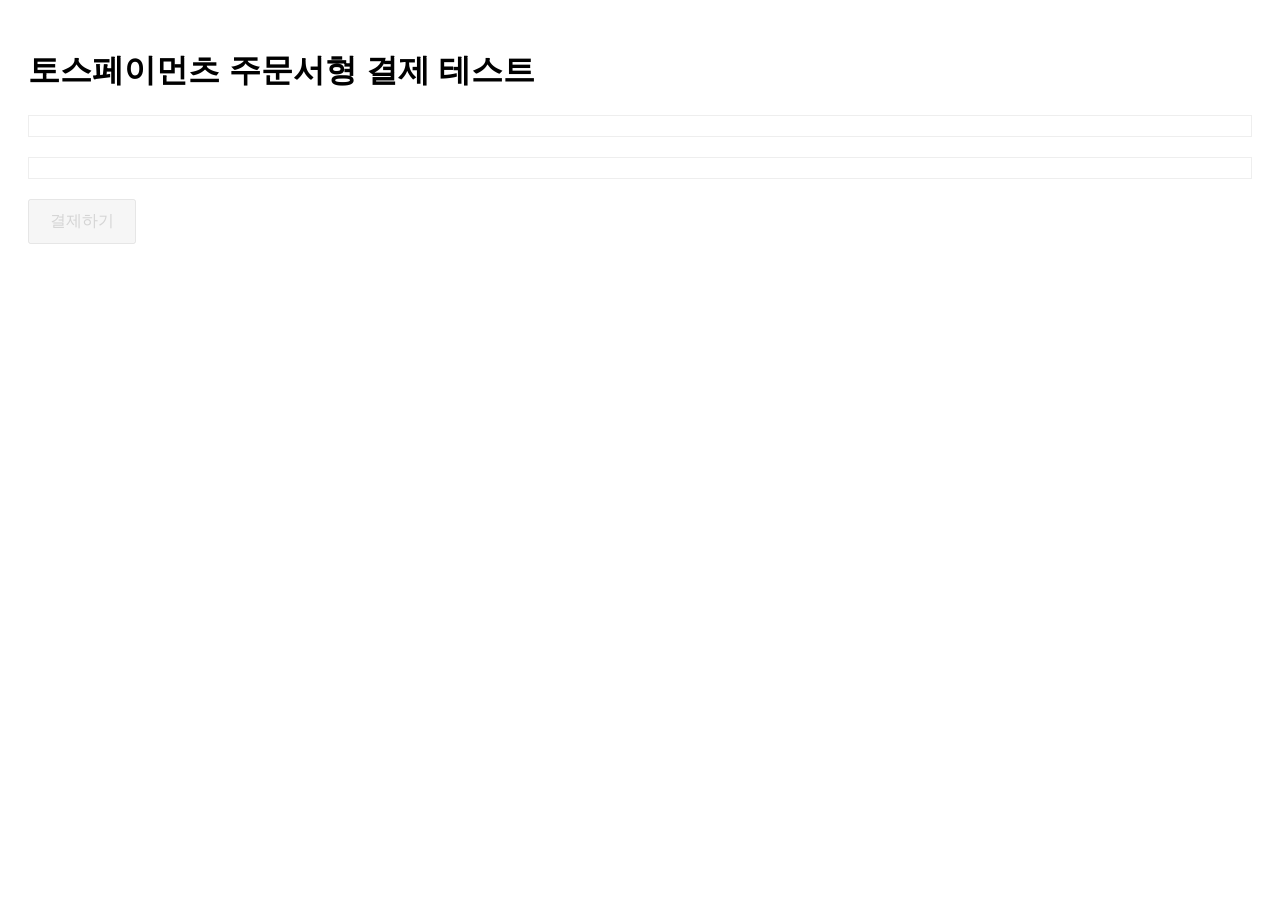
<file: week05/toss/index.html>
<!DOCTYPE html>
<html lang="ko">
<head>
    <meta charset="UTF-8">
    <meta name="viewport" content="width=device-width, initial-scale=1.0">
    <title>토스페이먼츠 주문서형 결제 테스트</title>
    <script src="https://js.tosspayments.com/v2/standard"></script>
    <style>
        body { font-family: sans-serif; padding: 20px; }
        #payment-method, #agreement { margin-bottom: 20px; border: 1px solid #eee; padding: 10px; }
        button { padding: 10px 20px; font-size: 16px; cursor: pointer; }
        button:disabled { cursor: not-allowed; opacity: 0.5; }
    </style>
</head>
<body>
    <h1>토스페이먼츠 주문서형 결제 테스트</h1>
    
    <div id="payment-method"></div>
    <div id="agreement"></div>
    
    <button id="payment-button" disabled>결제하기</button>

    <script>
        const clientKey = 'test_gck_docs_Ovk5rk1EwkEbP0W43n07xlzm';
        const customerKey = TossPayments.ANONYMOUS;

        const tossPayments = window.TossPayments(clientKey);
        const widgets = tossPayments.widgets({ customerKey });

        // 1. 금액 설정
        widgets.setAmount({
            currency: 'KRW',
            value: 1000,
        });

        // 2. 결제 수단 렌더링
        widgets.renderPaymentMethods({
            selector: '#payment-method',
            variantKey: 'DEFAULT',
        });

        // 3. 약관 렌더링
        widgets.renderAgreement({
            selector: '#agreement',
            variantKey: 'AGREEMENT',
        }).then((agreementWidget) => {
            agreementWidget.on('agreementStatusChange', (agreementStatus) => {
                const button = document.getElementById('payment-button');
                button.disabled = !agreementStatus.agreedRequiredTerms;
            });
        }).catch((err) => {
            console.error('Agreement rendering failed:', err);
        });

        // 4. 결제 요청
        document.getElementById('payment-button').addEventListener('click', async () => {
            const orderId = Math.random().toString(36).substring(2, 11); // 무작위 문자열
            const orderName = '테스트 상품';
    const successUrl = window.location.origin + '/success';
    const failUrl = window.location.origin + '/fail';

            try {
                await widgets.requestPayment({
                    orderId,
                    orderName,
                    successUrl,
                    failUrl,
                });
            } catch (error) {
                console.error('결제 요청 중 에러 발생:', error);
                alert('결제 요청 중 오류가 발생했습니다.');
            }
        });
    </script>
</body>
</html>
</file>
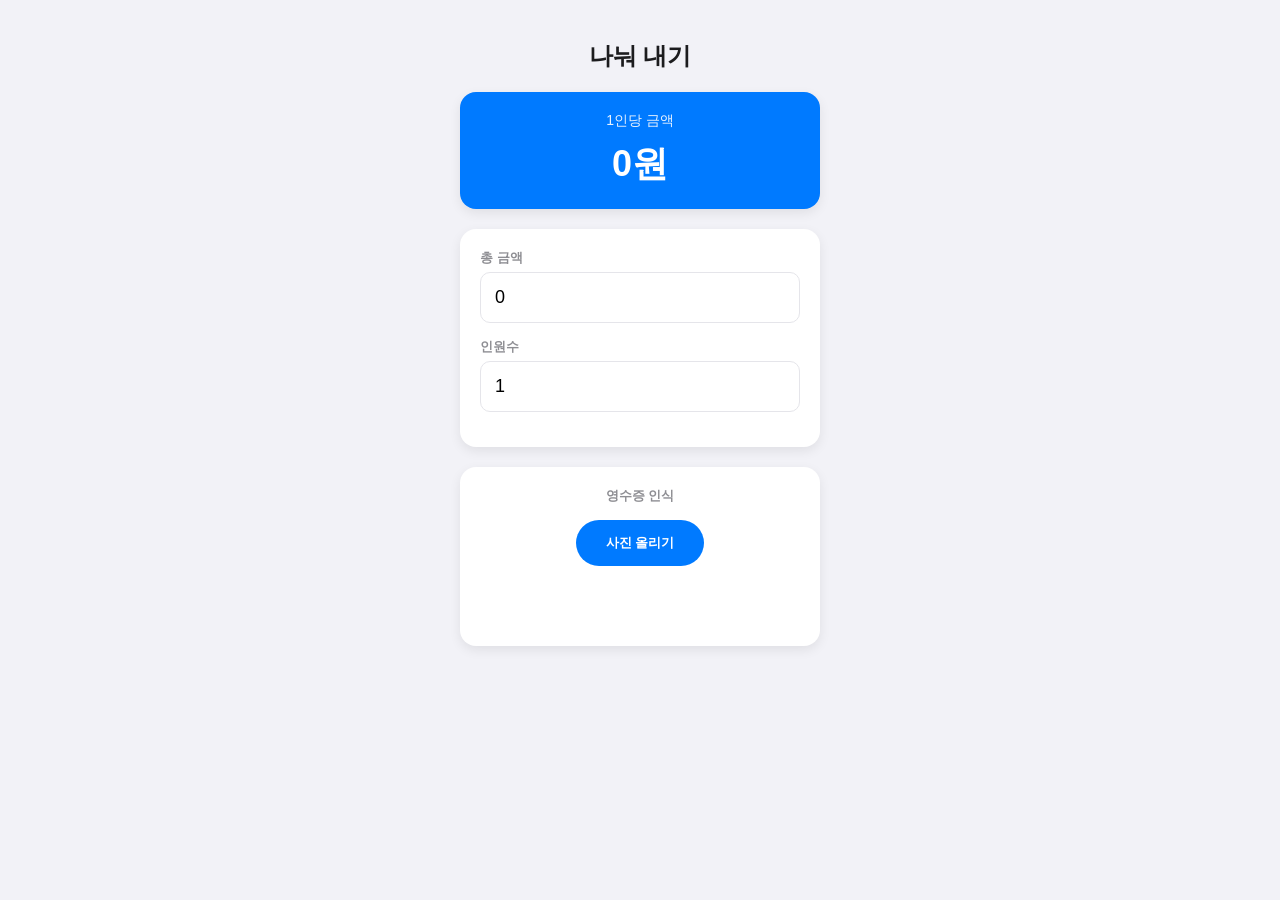
<file: week13/split/index.html>
<!DOCTYPE html>
<html lang="ko">
<head>
    <meta charset="UTF-8">
    <meta name="viewport" content="width=device-width, initial-scale=1.0, maximum-scale=1.0, user-scalable=no">
    <title>나눠 내기 계산기</title>
    <style>
        :root {
            --primary-color: #007AFF;
            --bg-color: #F2F2F7;
            --card-bg: #FFFFFF;
            --text-color: #1C1C1E;
            --secondary-text: #8E8E93;
            --error-color: #FF3B30;
            --border-radius: 16px;
        }

        body {
            font-family: -apple-system, BlinkMacSystemFont, "Segoe UI", Roboto, Helvetica, Arial, sans-serif;
            background-color: var(--bg-color);
            color: var(--text-color);
            margin: 0;
            padding: 0;
            display: flex;
            flex-direction: column;
            align-items: center;
        }

        .container {
            width: 100%;
            max-width: 400px;
            padding: 20px;
            box-sizing: border-box;
        }

        h1 {
            font-size: 24px;
            text-align: center;
            margin: 20px 0;
        }

        .card {
            background: var(--card-bg);
            border-radius: var(--border-radius);
            padding: 20px;
            box-shadow: 0 4px 12px rgba(0,0,0,0.08);
            margin-bottom: 20px;
        }

        .result-card {
            background: var(--primary-color);
            color: white;
            text-align: center;
        }

        .result-label {
            font-size: 14px;
            opacity: 0.9;
        }

        .result-value {
            font-size: 36px;
            font-weight: bold;
            margin-top: 10px;
        }

        .input-group {
            margin-bottom: 15px;
        }

        label {
            display: block;
            font-size: 13px;
            color: var(--secondary-text);
            margin-bottom: 5px;
            font-weight: 600;
        }

        input[type="number"] {
            width: 100%;
            padding: 14px;
            border: 1px solid #E5E5EA;
            border-radius: 10px;
            font-size: 18px;
            box-sizing: border-box;
            outline: none;
            -webkit-appearance: none;
        }

        input[type="number"]:focus {
            border-color: var(--primary-color);
        }

        .upload-section {
            text-align: center;
        }

        #file-input {
            display: none;
        }

        .btn-upload {
            display: inline-block;
            background: var(--primary-color);
            color: white;
            padding: 14px 30px;
            border-radius: 30px;
            cursor: pointer;
            font-weight: 600;
            margin: 10px 0;
            transition: opacity 0.2s;
        }

        .btn-upload:active {
            opacity: 0.7;
        }

        #status {
            margin-top: 10px;
            font-size: 14px;
            min-height: 20px;
        }

        .status-loading { color: var(--primary-color); font-weight: bold; }
        .status-error { color: var(--error-color); font-weight: bold; }

        .item-list {
            margin-top: 20px;
            list-style: none;
            padding: 0;
            text-align: left;
        }

        .item-list li {
            display: flex;
            justify-content: space-between;
            padding: 12px 0;
            border-bottom: 1px solid #F2F2F7;
            font-size: 16px;
        }

        .item-list li:last-child {
            border-bottom: none;
        }

        .item-name { flex: 1; }
        .item-price { font-weight: 600; margin-left: 20px; }
    </style>
</head>
<body>

<div class="container">
    <h1>나눠 내기</h1>

    <div class="card result-card">
        <div class="result-label">1인당 금액</div>
        <div id="per-person-amount" class="result-value">0원</div>
    </div>

    <div class="card">
        <div class="input-group">
            <label for="total-amount">총 금액</label>
            <input type="number" id="total-amount" value="0">
        </div>
        <div class="input-group">
            <label for="people-count">인원수</label>
            <input type="number" id="people-count" value="1" min="1">
        </div>
    </div>

    <div class="card upload-section">
        <label>영수증 인식</label>
        <label for="file-input" class="btn-upload">사진 올리기</label>
        <input type="file" id="file-input" accept="image/*">
        <div id="status"></div>
        <ul id="item-list" class="item-list"></ul>
    </div>
</div>

<script>
    async function ask(prompt, imageUrl) {
        const content = [{ type: "text", text: prompt }];
        if (imageUrl) content.push({ type: "image_url", image_url: { url: imageUrl } });
        const r = await fetch("https://krchoi.com/gemma4/v1/chat/completions", {
            method: "POST",
            headers: { "Content-Type": "application/json" },
            body: JSON.stringify({ model: "gemma4", messages: [{ role: "user", content: content }] })
        });
        const data = await r.json();
        return data.choices[0].message.content;
    }

    function parseJson(text) {
        const m = text.match(/```(?:json)?\s*([\s\S]*?)```/);
        try { return JSON.parse(m ? m[1] : text); } catch (e) { return null; }
    }

    function shrinkImage(file, maxSize = 1280) {
        return new Promise((resolve, reject) => {
            const img = new Image();
            img.onload = () => {
                const scale = Math.min(1, maxSize / Math.max(img.width, img.height));
                const canvas = document.createElement("canvas");
                canvas.width = Math.round(img.width * scale);
                canvas.height = Math.round(img.height * scale);
                canvas.getContext("2d").drawImage(img, 0, 0, canvas.width, canvas.height);
                resolve(canvas.toDataURL("image/jpeg", 0.85));
            };
            img.onerror = reject;
            img.src = URL.createObjectURL(file);
        });
    }

    const totalInput = document.getElementById('total-amount');
    const peopleInput = document.getElementById('people-count');
    const perPersonDisplay = document.getElementById('per-person-amount');
    const fileInput = document.getElementById('file-input');
    const statusDiv = document.getElementById('status');
    const itemListUl = document.getElementById('item-list');

    function updatePerPerson() {
        const total = parseInt(totalInput.value) || 0;
        const people = parseInt(peopleInput.value) || 1;
        const perPerson = Math.floor(total / (people > 0 ? people : 1));
        perPersonDisplay.textContent = perPerson.toLocaleString() + '원';
    }

    totalInput.addEventListener('input', updatePerPerson);
    peopleInput.addEventListener('input', updatePerPerson);

    fileInput.addEventListener('change', async (e) => {
        const file = e.target.files[0];
        if (!file) return;

        statusDiv.textContent = "읽는 중...";
        statusDiv.className = "status-loading";
        itemListUl.innerHTML = "";

        try {
            const base64Image = await shrinkImage(file);
            const prompt = "Identify the items and their corresponding prices from this receipt. Return ONLY a JSON array of objects. Format: [{\"item\": \"name\", \"price\": 1234}, ...]. Do not include any other text.";
            
            const responseText = await ask(prompt, base64Image);
            const items = parseJson(responseText);

            if (items && Array.isArray(items)) {
                let totalSum = 0;
                itemListUl.innerHTML = "";
                
                items.forEach(item => {
                    const price = parseInt(item.price) || 0;
                    totalSum += price;
                    
                    const li = document.createElement('li');
                    li.innerHTML = `<span class="item-name">${item.item}</span><span class="item-price">${price.toLocaleString()}원</span>`;
                    itemListUl.appendChild(li);
                });

                totalInput.value = totalSum;
                updatePerPerson();
                statusDiv.textContent = "";
                statusDiv.className = "";
            } else {
                throw new Error("Parse error");
            }
        } catch (err) {
            console.error(err);
            statusDiv.textContent = "읽지 못했습니다";
            statusDiv.className = "status-error";
        } finally {
            fileInput.value = "";
        }
    });

    updatePerPerson();
</script>
</body>
</html>
</file>
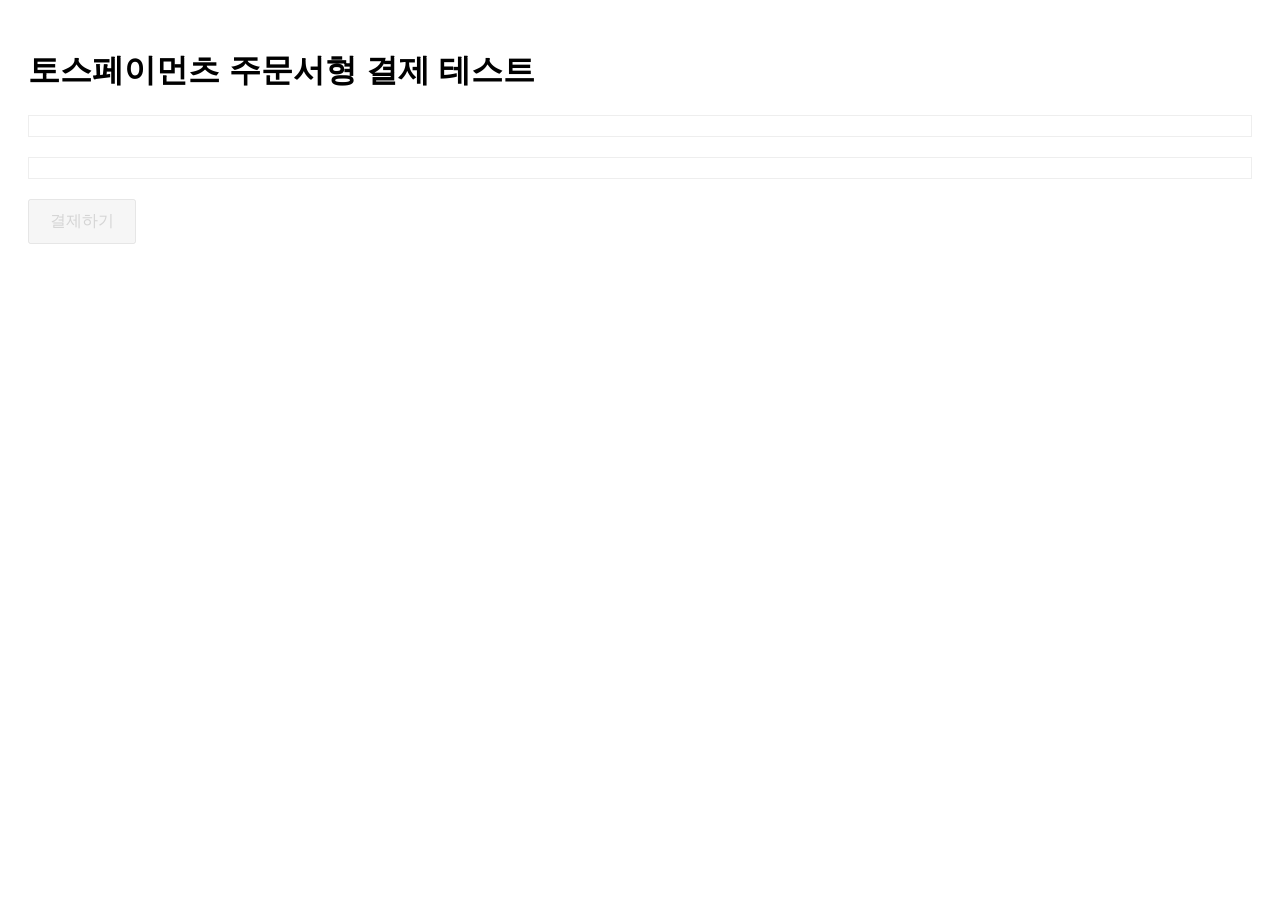
<file: week05/toss/templates/index.html>
<!DOCTYPE html>
<html lang="ko">
<head>
    <meta charset="UTF-8">
    <meta name="viewport" content="width=device-width, initial-scale=1.0">
    <title>토스페이먼츠 주문서형 결제 테스트</title>
    <script src="https://js.tosspayments.com/v2/standard"></script>
    <style>
        body { font-family: sans-serif; padding: 20px; }
        #payment-method, #agreement { margin-bottom: 20px; border: 1px solid #eee; padding: 10px; }
        button { padding: 10px 20px; font-size: 16px; cursor: pointer; }
        button:disabled { cursor: not-allowed; opacity: 0.5; }
    </style>
</head>
<body>
    <h1>토스페이먼츠 주문서형 결제 테스트</h1>
    
    <div id="payment-method"></div>
    <div id="agreement"></div>
    
    <button id="payment-button" disabled>결제하기</button>

    <script>
        const clientKey = 'test_gck_docs_Ovk5rk1EwkEbP0W43n07xlzm';
        const customerKey = TossPayments.ANONYMOUS;

        const tossPayments = window.TossPayments(clientKey);
        const widgets = tossPayments.widgets({ customerKey });

        widgets.setAmount({
            currency: 'KRW',
            value: 1000,
        });

        widgets.renderPaymentMethods({
            selector: '#payment-method',
            variantKey: 'DEFAULT',
        });

        widgets.renderAgreement({
            selector: '#agreement',
            variantKey: 'AGREEMENT',
        }).then((agreementWidget) => {
            agreementWidget.on('agreementStatusChange', (agreementStatus) => {
                const button = document.getElementById('payment-button');
                button.disabled = !agreementStatus.agreedRequiredTerms;
            });
        }).catch((err) => {
            console.error('Agreement rendering failed:', err);
        });

        document.getElementById('payment-button').addEventListener('click', async () => {
            const orderId = Math.random().toString(36).substring(2, 11);
            const orderName = '테스트 상품';
            const successUrl = window.location.origin + '/success';
            const failUrl = window.location.origin + '/fail';

            try {
                await widgets.requestPayment({
                    orderId,
                    orderName,
                    successUrl,
                    failUrl,
                });
            } catch (error) {
                console.error('결제 요청 중 에러 발생:', error);
                alert('결제 요청 중 오류가 발생했습니다.');
            }
        });
    </script>
</body>
</html>
</file>
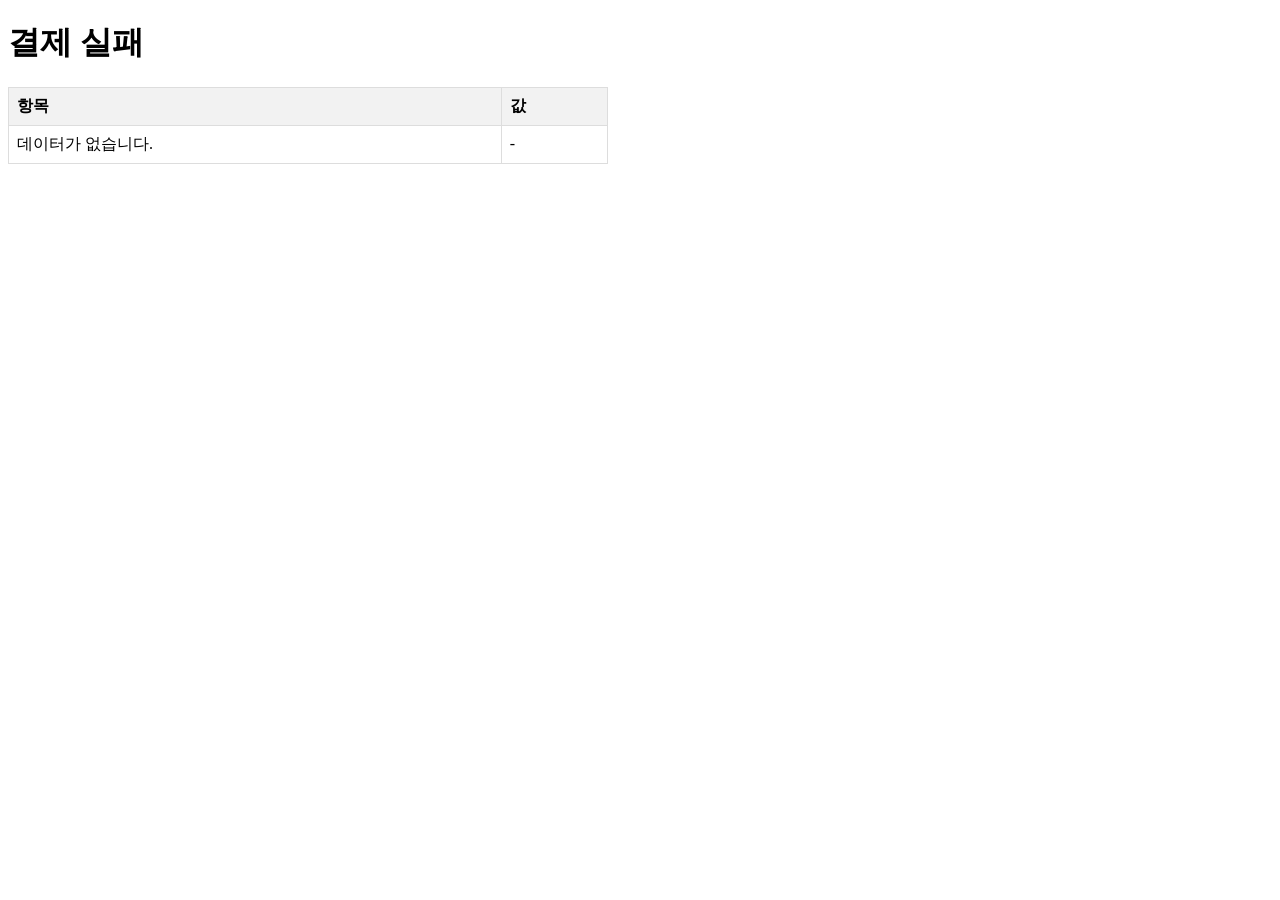
<file: week05/toss/fail.html>
<!DOCTYPE html>
<html lang="ko">
<head>
    <meta charset="UTF-8">
    <title>결제 실패</title>
    <style>
        table { border-collapse: collapse; width: 100%; max-width: 600px; margin-top: 20px; }
        th, td { border: 1px solid #ddd; padding: 8px; text-align: left; }
        th { background-color: #f2f2f2; }
    </style>
</head>
<body>
    <h1>결제 실패</h1>
    <table>
        <thead>
            <tr>
                <th>항목</th>
                <th>값</th>
            </tr>
        </thead>
        <tbody id="result-table">
        </tbody>
    </table>

    <script>
        const urlParams = new URLSearchParams(window.location.search);
        const tableBody = document.getElementById('result-table');

        const params = {
            'code': urlParams.get('code'),
            'message': urlParams.get('message')
        };

        let hasData = false;
        for (const [key, value] of Object.entries(params)) {
            if (value) {
                const row = tableBody.insertRow();
                const cell1 = row.insertCell(0);
                const cell2 = row.insertCell(1);
                cell1.textContent = key;
                cell2.textContent = value;
                hasData = true;
            }
        }

        if (!hasData) {
            const row = tableBody.insertRow();
            row.insertCell(0).textContent = "데이터가 없습니다.";
            row.insertCell(1).textContent = "-";
        }
    </script>
</body>
</html>
</file>
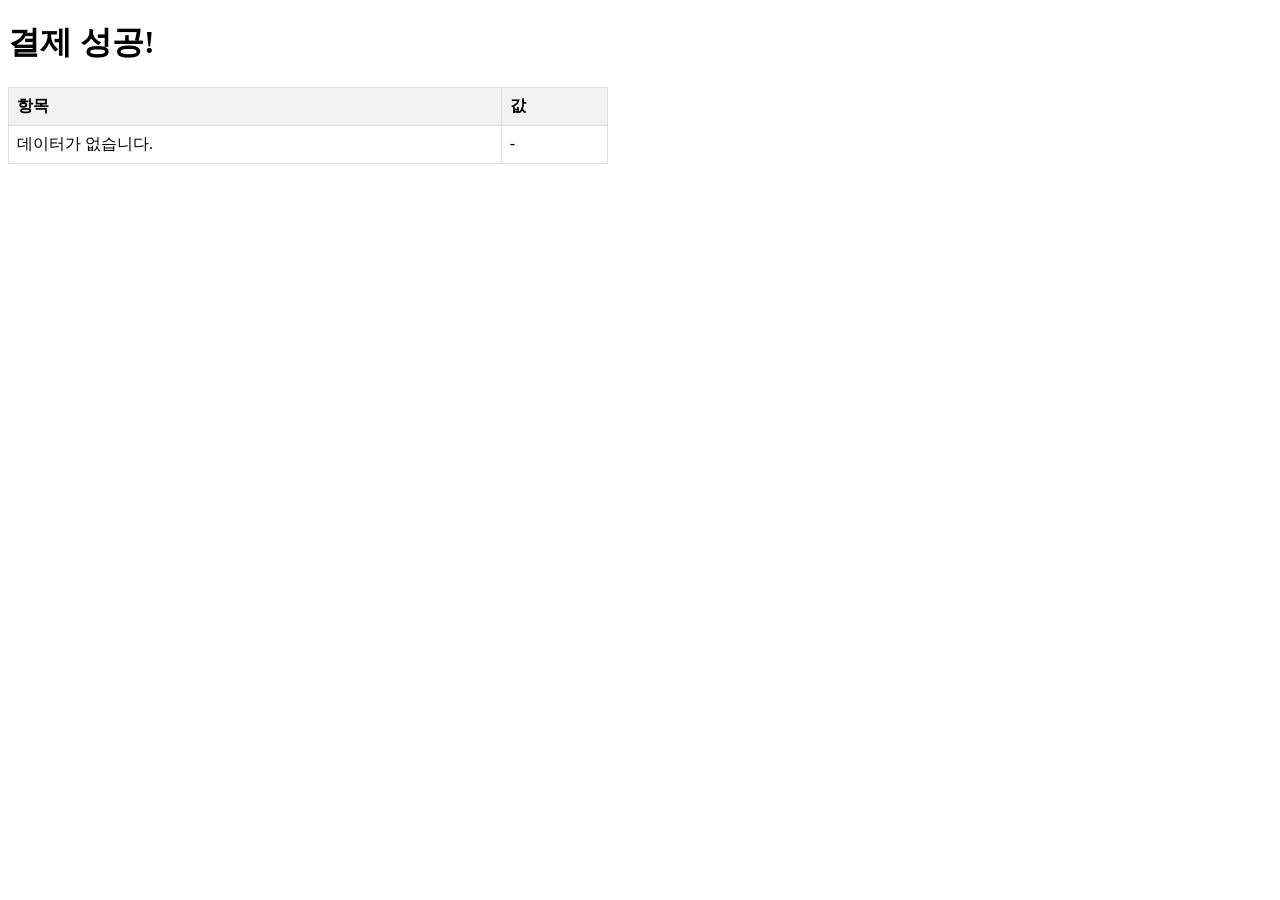
<file: week05/toss/success.html>
<!DOCTYPE html>
<html lang="ko">
<head>
    <meta charset="UTF-8">
    <title>결제 성공</title>
    <style>
        table { border-collapse: collapse; width: 100%; max-width: 600px; margin-top: 20px; }
        th, td { border: 1px solid #ddd; padding: 8px; text-align: left; }
        th { background-color: #f2f2f2; }
    </style>
</head>
<body>
    <h1>결제 성공!</h1>
    <table>
        <thead>
            <tr>
                <th>항목</th>
                <th>값</th>
            </tr>
        </thead>
        <tbody id="result-table">
        </tbody>
    </table>

    <script>
        const urlParams = new URLSearchParams(window.location.search);
        const tableBody = document.getElementById('result-table');

        const params = {
            'paymentKey': urlParams.get('paymentKey'),
            'orderId': urlParams.get('orderId'),
            'amount': urlParams.get('amount')
        };

        let hasData = false;
        for (const [key, value] of Object.entries(params)) {
            if (value) {
                const row = tableBody.insertRow();
                const cell1 = row.insertCell(0);
                const cell2 = row.insertCell(1);
                cell1.textContent = key;
                cell2.textContent = value;
                hasData = true;
            }
        }

        if (!hasData) {
            const row = tableBody.insertRow();
            row.insertCell(0).textContent = "데이터가 없습니다.";
            row.insertCell(1).textContent = "-";
        }
    </script>
</body>
</html>
</file>
